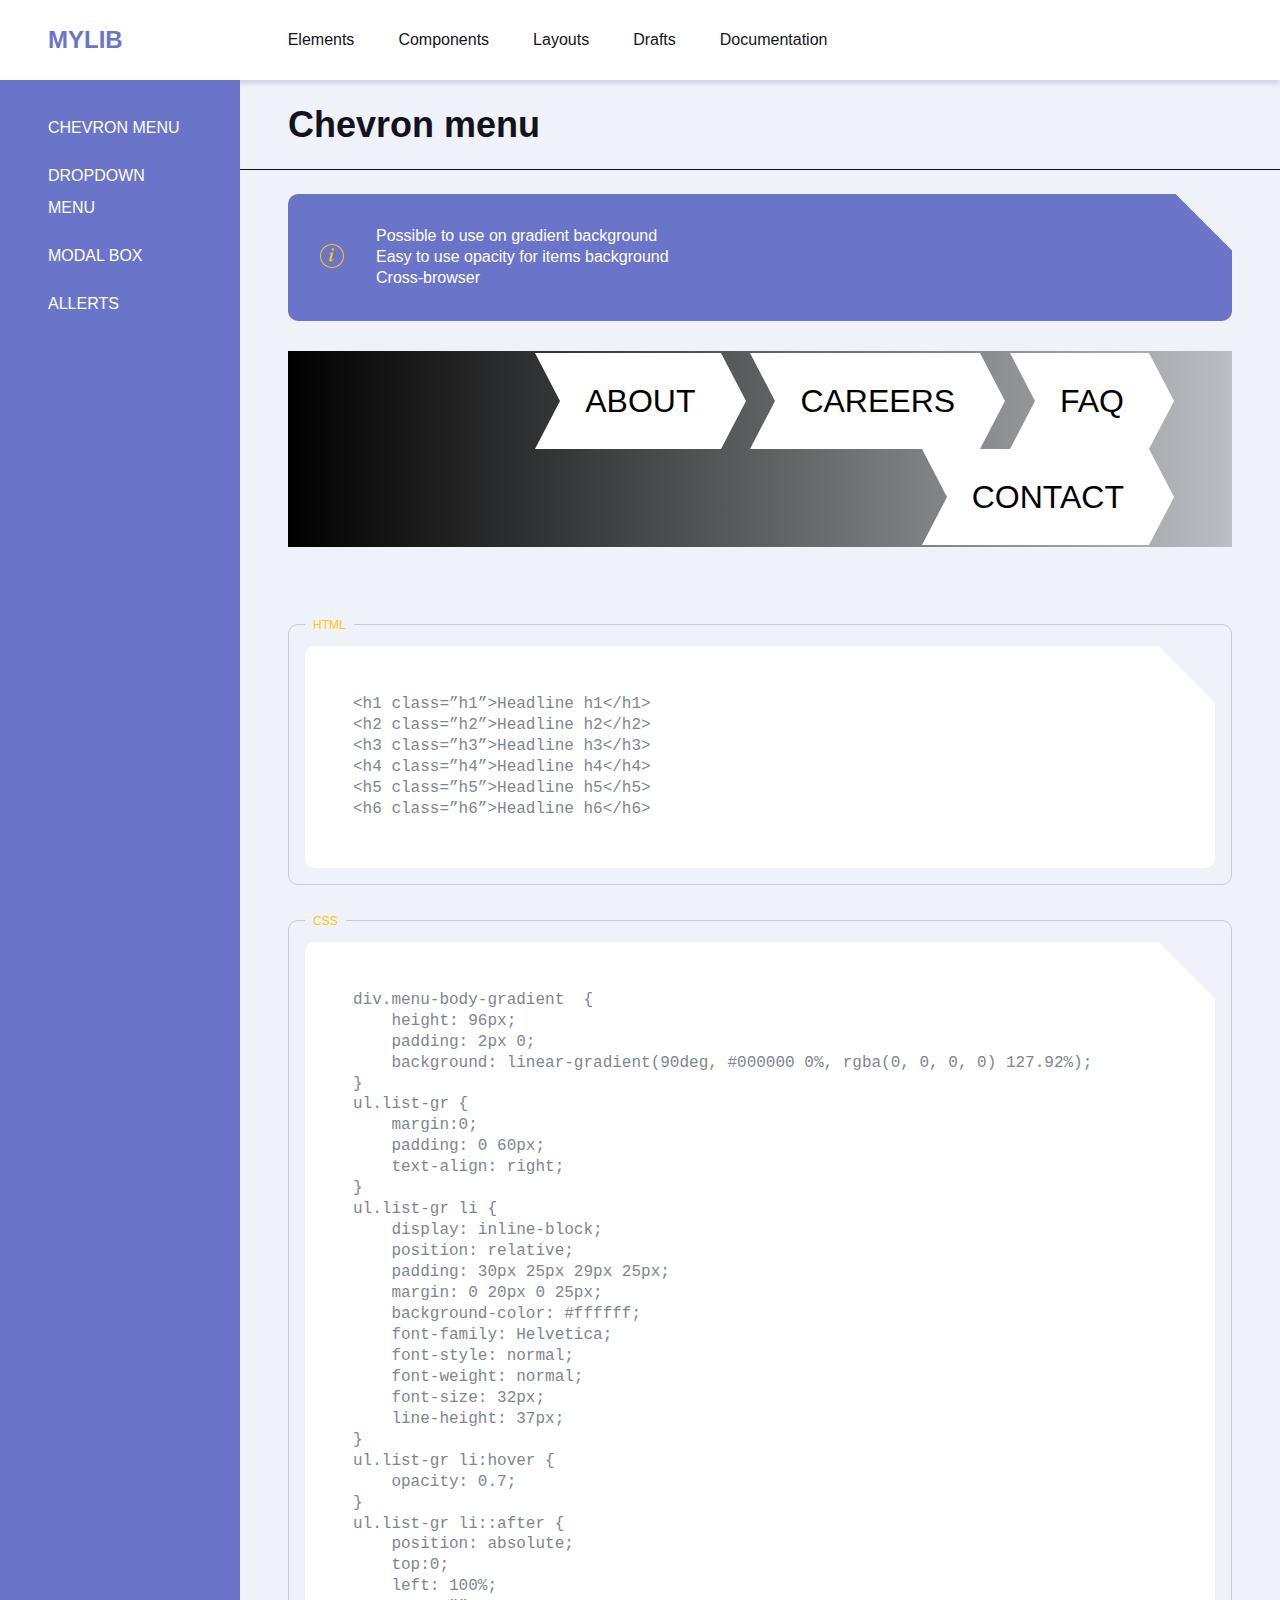
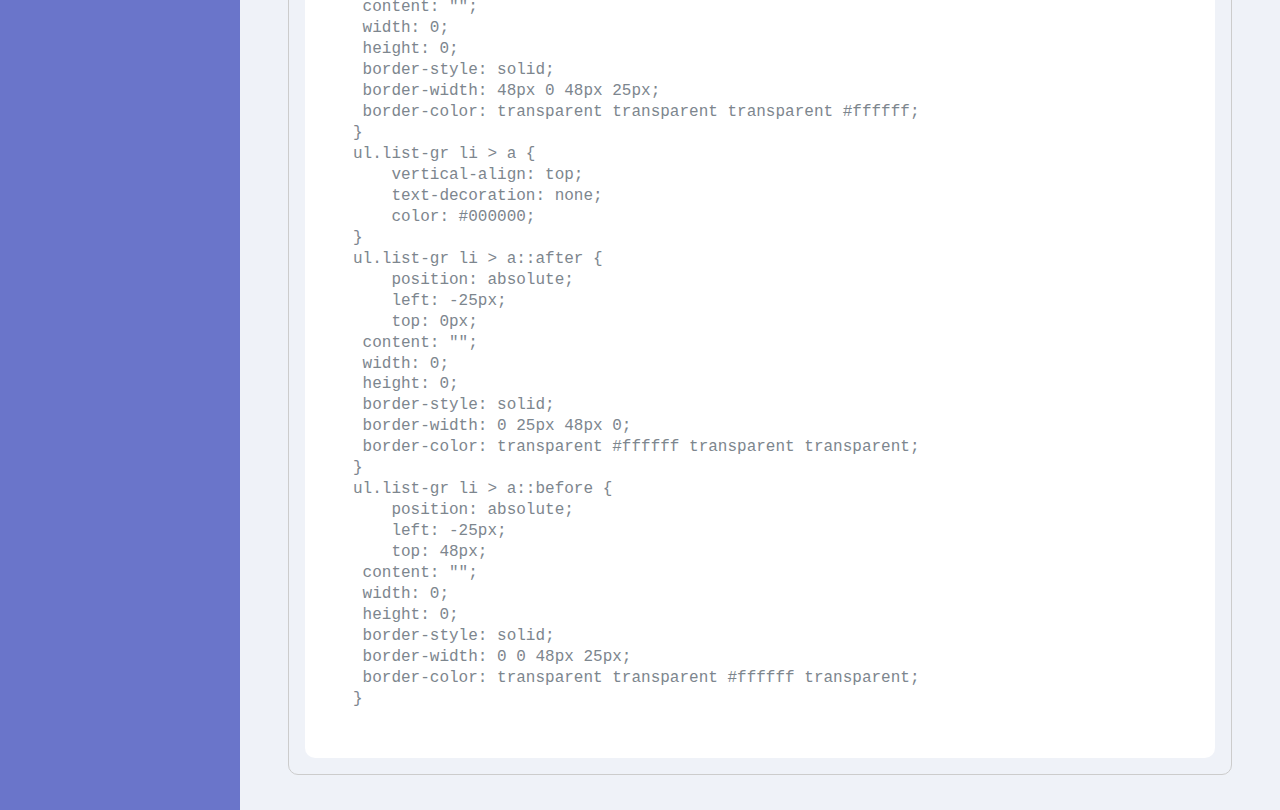
<file: components.html>
<!DOCTYPE html>
<html>
    <head>
        <title>Portfolio Markup Developer</title>
        <meta charset = "utf-8">
        <link rel="stylesheet" href="css/reset.css">
        <link rel="stylesheet" href="css/style.css">
    </head>
    <body>
       <div class="wrapper">
  <header>
    <a href="index.html" class="logo">MYLIB</a>
    <ul class="nav">
      <li><a href="elements.html">elements</a></li>
      <li><a href="components.html">components</a></li>
      <li><a href="#">layouts</a></li>
      <li><a href="#">drafts</a></li>
      <li><a href="#">documentation</a></li>
    </ul>
  </header>
  <main>
    <div class="sidebar">
      <ul class="sidebar-nav">
      <li><a href="#">chevron menu</a></li>
      <li><a href="#">dropdown menu</a></li>
      <li><a href="#">modal box</a></li>
      <li><a href="#">allerts</a></li>
    </ul>
    </div>
    <div class="content">
      <h2 class="components-h">Chevron menu</h2>
      <div class="block">
        <div><svg xmlns="http://www.w3.org/2000/svg" width="24" height="24" fill="none" viewBox="0 0 24 24">
    <path fill="#FFC806" fill-rule="evenodd" d="M23 12c0 6.075-4.925 11-11 11S1 18.075 1 12 5.925 1 12 1s11 4.925 11 11zm1 0c0 6.627-5.373 12-12 12S0 18.627 0 12 5.373 0 12 0s12 5.373 12 12zM9.259 15.433c-.075.338-.113.584-.113.74 0 .445.138.776.413.995.281.212.597.318.947.318.618 0 1.2-.262 1.743-.787.332-.319.81-.938 1.435-1.857l-.422-.271c-.219.362-.472.709-.76 1.04-.287.332-.528.497-.721.497-.075 0-.144-.019-.207-.056-.062-.044-.093-.134-.093-.272 0-.137.056-.438.168-.9.044-.181.129-.506.254-.975l1.49-5.466-.825.16c-.287.056-.778.125-1.472.206-.687.075-1.212.125-1.575.15v.506c.431.019.728.06.89.122.163.063.245.222.245.478 0 .044-.007.09-.02.14-.005.05-.015.1-.027.15l-1.153 4.313c-.088.32-.154.575-.197.77zm4.51-10.903c-.25-.25-.554-.375-.91-.375-.357 0-.663.125-.919.375-.25.25-.375.553-.375.91 0 .356.125.662.375.918.256.25.563.375.919.375.356 0 .66-.125.91-.375.25-.256.374-.562.374-.919 0-.356-.125-.659-.375-.909z" clip-rule="evenodd"/>
</svg></div>
        <div class="block-text">
<pre>Possible to use on gradient background
Easy to use opacity for items background
Cross-browser</pre></div>
      </div>

<nav class="gradient">
  <ul class="gradient-list">
    <li class="gradient-item">
      <a href="#">about</a>
    </li>
    <li class="gradient-item">
      <a href="#">careers</a>
    </li>
    <li class="gradient-item">
      <a href="#">faq</a>
    </li>
    <li class="gradient-item">
      <a href="#">contact</a>
    </li>
  </ul>
</nav>
       <div class="border html">
       <div class="white-block">
        <pre>
&lth1 class=”h1”&gtHeadline h1&lt/h1&gt
&lth2 class=”h2”&gtHeadline h2&lt/h2&gt
&lth3 class=”h3”&gtHeadline h3&lt/h3&gt
&lth4 class=”h4”&gtHeadline h4&lt/h4&gt
&lth5 class=”h5”&gtHeadline h5&lt/h5&gt
&lth6 class=”h6”&gtHeadline h6&lt/h6&gt</pre></div></div>
        <div class="border css">
       <div class="white-block">
        <pre>
div.menu-body-gradient  {
    height: 96px;
    padding: 2px 0;
    background: linear-gradient(90deg, #000000 0%, rgba(0, 0, 0, 0) 127.92%);
}
ul.list-gr {
    margin:0;
    padding: 0 60px;
    text-align: right;
}
ul.list-gr li {
    display: inline-block;
    position: relative;
    padding: 30px 25px 29px 25px;
    margin: 0 20px 0 25px;
    background-color: #ffffff;
    font-family: Helvetica;
    font-style: normal;
    font-weight: normal;
    font-size: 32px;
    line-height: 37px;
}
ul.list-gr li:hover {
    opacity: 0.7;
}
ul.list-gr li::after {
    position: absolute;
    top:0;
    left: 100%;
 content: "";
 width: 0;
 height: 0;
 border-style: solid;
 border-width: 48px 0 48px 25px;
 border-color: transparent transparent transparent #ffffff;
}
ul.list-gr li > a {
    vertical-align: top;
    text-decoration: none;
    color: #000000;
}
ul.list-gr li > a::after {
    position: absolute;
    left: -25px;
    top: 0px;
 content: "";
 width: 0;
 height: 0;
 border-style: solid;
 border-width: 0 25px 48px 0;
 border-color: transparent #ffffff transparent transparent;
}
ul.list-gr li > a::before {
    position: absolute;
    left: -25px;
    top: 48px;
 content: "";
 width: 0;
 height: 0;
 border-style: solid;
 border-width: 0 0 48px 25px;
 border-color: transparent transparent #ffffff transparent;
}
</pre></div></div>
     </div>
    </div>
  </main>
</div> 
    </body>
</html>
</file>
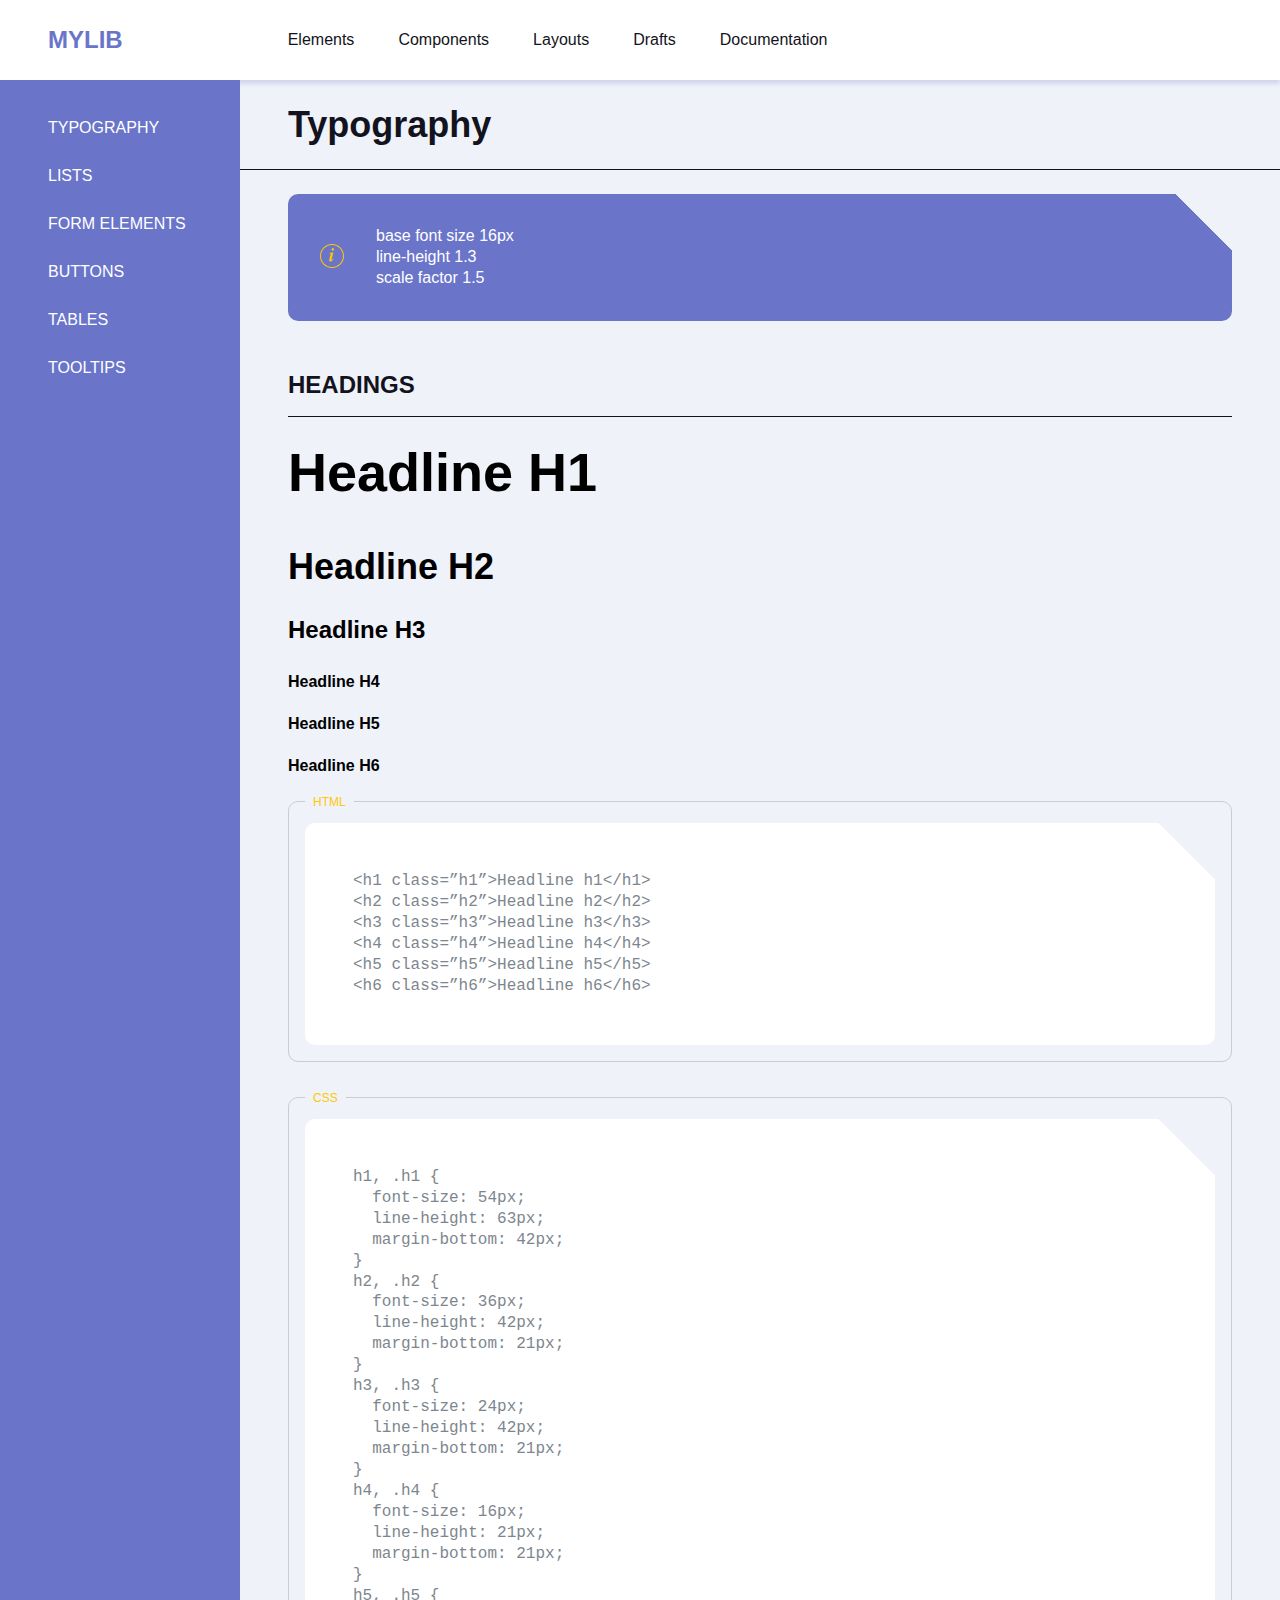
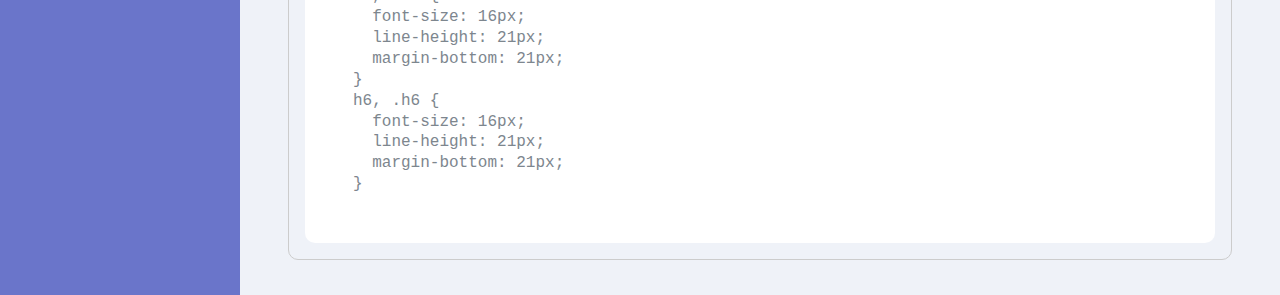
<file: elements.html>
<!DOCTYPE html>
<html>
    <head>
        <title>Portfolio Markup Developer</title>
        <meta charset = "utf-8">
        <link rel="stylesheet" href="css/reset.css">
        <link rel="stylesheet" href="css/style.css">
    </head>
    <body>
       <div class="wrapper">
  <header>
    <a href="index.html" class="logo">MYLIB</a>
    <ul class="nav">
      <li><a href="elements.html">elements</a></li>
      <li><a href="components.html">components</a></li>
      <li><a href="#">layouts</a></li>
      <li><a href="#">drafts</a></li>
      <li><a href="#">documentation</a></li>
    </ul>
  </header>
  <main>
    <div class="sidebar">
      <ul class="sidebar-nav">
      <li><a href="#">Typography</a></li>
      <li><a href="#">lists</a></li>
      <li><a href="#">Form elements</a></li>
      <li><a href="#">buttons</a></li>
      <li><a href="#">tables</a></li>
      <li><a href="#">tooltips</a></li>
    </ul>
    </div>
    <div class="content">
      <h2 class="elements-h">Typography</h2>
      <div class="block">
        <div><svg xmlns="http://www.w3.org/2000/svg" width="24" height="24" fill="none" viewBox="0 0 24 24">
    <path fill="#FFC806" fill-rule="evenodd" d="M23 12c0 6.075-4.925 11-11 11S1 18.075 1 12 5.925 1 12 1s11 4.925 11 11zm1 0c0 6.627-5.373 12-12 12S0 18.627 0 12 5.373 0 12 0s12 5.373 12 12zM9.259 15.433c-.075.338-.113.584-.113.74 0 .445.138.776.413.995.281.212.597.318.947.318.618 0 1.2-.262 1.743-.787.332-.319.81-.938 1.435-1.857l-.422-.271c-.219.362-.472.709-.76 1.04-.287.332-.528.497-.721.497-.075 0-.144-.019-.207-.056-.062-.044-.093-.134-.093-.272 0-.137.056-.438.168-.9.044-.181.129-.506.254-.975l1.49-5.466-.825.16c-.287.056-.778.125-1.472.206-.687.075-1.212.125-1.575.15v.506c.431.019.728.06.89.122.163.063.245.222.245.478 0 .044-.007.09-.02.14-.005.05-.015.1-.027.15l-1.153 4.313c-.088.32-.154.575-.197.77zm4.51-10.903c-.25-.25-.554-.375-.91-.375-.357 0-.663.125-.919.375-.25.25-.375.553-.375.91 0 .356.125.662.375.918.256.25.563.375.919.375.356 0 .66-.125.91-.375.25-.256.374-.562.374-.919 0-.356-.125-.659-.375-.909z" clip-rule="evenodd"/>
</svg></div>
        <div class="block-text">
<pre>base font size 16px
line-height 1.3
scale factor 1.5</pre></div>
      </div>
        <div class="headings">
          <p class="h">headings</p>
          <p class="line"></p>
          <p class="h1">Headline H1</p>
          <p class="h2">Headline H2</p>
          <p class="h3">Headline H3</p>
          <p class="h4">
            <p class="headline-small">Headline H4</p>
            <p class="headline-small">Headline H5</p>
            <p class="headline-small">Headline H6</p>
          </p>
        </div>
<div class="border html">
       <div class="white-block">
        <pre>
&lth1 class=”h1”&gtHeadline h1&lt/h1&gt
&lth2 class=”h2”&gtHeadline h2&lt/h2&gt
&lth3 class=”h3”&gtHeadline h3&lt/h3&gt
&lth4 class=”h4”&gtHeadline h4&lt/h4&gt
&lth5 class=”h5”&gtHeadline h5&lt/h5&gt
&lth6 class=”h6”&gtHeadline h6&lt/h6&gt</pre></div>
</div>
      <div class="border css">
       <div class="white-block">
        <pre>
h1, .h1 {
  font-size: 54px;
  line-height: 63px;
  margin-bottom: 42px;
}
h2, .h2 {
  font-size: 36px;
  line-height: 42px;
  margin-bottom: 21px;
}
h3, .h3 {
  font-size: 24px;
  line-height: 42px;
  margin-bottom: 21px;
}
h4, .h4 {
  font-size: 16px;
  line-height: 21px;
  margin-bottom: 21px;
}
h5, .h5 {
  font-size: 16px;
  line-height: 21px;
  margin-bottom: 21px;
}
h6, .h6 {
  font-size: 16px;
  line-height: 21px;
  margin-bottom: 21px;
}</pre></div>
     </div>
     </div>
    </div>
  </main>
</div> 
    </body>
</html>
</file>
<file: css/style.css>
.wrapper {
  display: flex;
  flex-direction: column;
  min-height: 100vh;
}
header {
  background-color: #ffffff;
  display: flex;
  align-items: center;
  width: 100%;
  height: 80px;
  position: relative;
  box-shadow: 0 4px 4px 0 #d3d5ee;
}
header a {
  color: #131320;
  text-transform: capitalize;
  text-decoration: none;
}
header a:hover {
  color:  #6a75ca;
}
.nav {
  display: flex;
  flex-grow: 1;
  justify-content: flex-start;
}
.nav li {
  font: 16px/2 Helvetica, Arial, sans-serif;
  margin:  0 44px 0 0; /*ну здесь не так*/
}
.logo {
  font: bold 24px/32px Helvetica, Arial, sans-serif;
  margin:  0 165px 0 48px;
  color: #6a75ca;
}
main {
  display: flex;
  flex-grow: 1;
}
.sidebar {
  flex: 0 0 240px;
  background: #6a75ca;
  padding:  32px 48px;
  position: relative;
}
.sidebar-nav a{
  font: 16px/2 Helvetica-Regular, Arial, sans-serif;
  text-transform: uppercase;
  text-decoration: none;
  color: #ffffff;
  box-sizing: border-box;
  position: relative;
}
.sidebar-nav a:hover:before {
  content: ""; 
  background: #fff; 
  width: 8px;
  height: 8px;
  border-radius: 50%;
  display: block;
  position: absolute;
  top:  50%;
  margin: -4px 0 0 0;
  left: -16px;
  box-shadow: 1px -2px 4px #FFC806;
}
.sidebar-nav a:hover:after {
  content: ""; 
  background: #fff; 
  width: 4px;
  height: 4px;
  border-radius: 50%;
  display: block;
  position: absolute;
  top:  50%;
  margin: 3px 0 0 0;
  left: -16px;
}
.sidebar-nav li {
   margin: 0 0 16px 0;
}
.content {
  flex-grow: 1;
  background-color: #eff2f8;
  padding: 0 48px;
}
.text {
  font: 16px/1.31 Helvetica, Arial, sans-serif;
  margin: 24px 48px 0 48px;
}
p {
  margin: 0 0 1em 0;
}
.elements-h {
  border-bottom: 1px solid #131320;
  color: #131320;
  font: bold 36px/1.17 Helvetica-Bold, Arial, sans-serif;
  padding: 24px 48px 23px 48px; 
  margin: 0 -48px;
}
.components-h {
  border-bottom: 1px solid #131320;
  color: #131320;
  font: bold 36px/1.17 Helvetica-Bold, Arial, sans-serif;
  padding: 24px 0 23px 48px;
  margin: 0 -48px;
}
.block {
  background-color: #6a75ca;
  background: linear-gradient(-135deg, transparent 40px, #6a75ca 0);
  border-radius: 10px; 
  display: flex;
  align-items: center;
  margin: 24px 0 0;
  padding: 32px;
}
.block-text {
  font:  16px/1.31 Helvetica, Arial, sans-serif;
  color: #fff;
}
svg {
  margin:  0 32px 0 0;
}
.headings {
  font:  bold 24px/1.33 Helvetica, Arial, sans-serif;
}
.h {
  font-size:  24px;
  line-height: 1.33;
  text-transform: uppercase;
  color: #131320;
  margin:  48px 0 15px 0;
}
.line {
  height: 1px;
  background-color: #131320;
}
.h1 {
  font-size:  54px;
  line-height: 1.17;
  margin:  24px 0 0 0;
}
.h2 {
  font-size:  36px;
  line-height: 1.17;
  margin:  42px 0 0 0;
}
.h3 {
  font-size:  24px;
  line-height: 1.75;
  margin:  21px 0 0 0;
}
.h4 {
  margin:  21px 0 0 0;
}
.headline-small {
  margin:  0 0 21px 0;
  font-size:  16px;
  line-height: 1.31;
}
.border {
  border: 1px solid #ccc;
  border-radius: 10px;
  padding: 0 16px 16px 16px;
  margin: 0 0 35px 0;
}
.border:before{
  background-color: #eff2f8;
  font: 12px/1.75 Helvetica;
  color: #ffc806;
  position: relative;
  bottom:  10px;
  padding: 0 8px;
  text-transform: uppercase;
}
.html:before {
  content: "html";
}
.css:before {
  content: "css";
}
.white-block {
  background-color: #ffffff;
  background: linear-gradient(-135deg, transparent 40px, #fff 0);
  border-radius: 10px;
  padding:  48px;
  font:  16px/1.31 Courier;
  color: #7d868e;
}
.gradient {
  background: linear-gradient(90deg, #000000 0%, rgba(0, 0, 0, 0) 127.92%);;
  padding: 2px;
  font: 32px Helvetica, sens-serif;
  text-transform: uppercase;
  color: #000000;
  margin: 30px 0 77px 0;
}
.gradient-list {
  text-align: right;
  margin: 0;
  padding: 0 60px;
}
.gradient-item {
  display: inline-block;
  vertical-align: top;
  position: relative;
  margin: 0 21px 0 25px; 
}
.gradient-item a {
  display: block;
  color: #000000;
  background: #FFFFFF;
  text-decoration: none;
  padding: 30px 25px 29px;
}
.gradient-item:before {
  content: "";
  width: 0;
  height: 0;
  width: 0;
  height: 0;
  border-style: solid;
  border-width: 48px 0 48px 25px;
  border-color: white transparent white transparent;
  display: block;
  position: absolute;
  left: -25px;
}
.gradient-item:after {
  content: "";
  width: 0;
  height: 0;
  border-style: solid;
  border-width: 48px 0px 48px 25px;
  border-color: transparent transparent transparent #fff;
  display: block;
  position: absolute;
  top: 0;
  right: -25px;
}
.gradient-item:hover a {
  background: rgba(204, 204, 204, 0.7);
}
.gradient-item:hover:before {
  border-color: rgba(204, 204, 204, 0.7) transparent rgba(204, 204, 204, 0.7) transparent;
}
.gradient-item:hover:after {
  border-color: transparent transparent transparent rgba(204, 204, 204, 0.7);
}
.content-dashboard {
  display: flex;
  flex-direction: column;
  flex-grow: 1;
  background-color: #eff2f8;
  padding: 0 0 100px 0;
  align-items: center;
}
.content-dashboard h2 {
  color: #131320;
  font: bold 36px/1.17 Helvetica-Bold, Arial, sans-serif;
  margin: 100px 0;
}
.boxes {
  width: 796px;
  font: 16px/1.31 Courier;
  display: flex;
  flex-wrap: wrap;
}
.small {
  margin: 0 0 48px 0;
}
.git {
  background: #6a75ca;
  border-radius: 10px;
  width: 240px;
  height: 240px;
  color: #fff;
  box-shadow: 0 4px 10px 0 #d3d5ee;
}
.markup {
  background: #fff;
  border-radius: 10px;
  width: 240px;
  height: 240px;
  margin: 0 38px;
  color: #7d868e;
  box-shadow: 0 4px 10px 0 #d3d5ee;
}
.sometext {
  background: #fff;
  border-radius: 10px;
  width: 240px;
  height: 240px;
  color: #7d868e;
  box-shadow: 0 4px 10px 0 #d3d5ee;
}
.text-dashboard {
  border-radius: 10px;
  padding: 32px;
}
.blue {
  margin: 48px 0 48px 0;
  width: 796px;
  background: #6a75ca;
  border-radius: 10px;
  color: #fff;
  box-shadow: 0 4px 10px 0 #d3d5ee;
}
.white {
  width: 796px;
  background: #fff;
  border-radius: 10px;
  color: #7d868e;
  box-shadow: 0 4px 10px 0 #d3d5ee;
}
</file>
